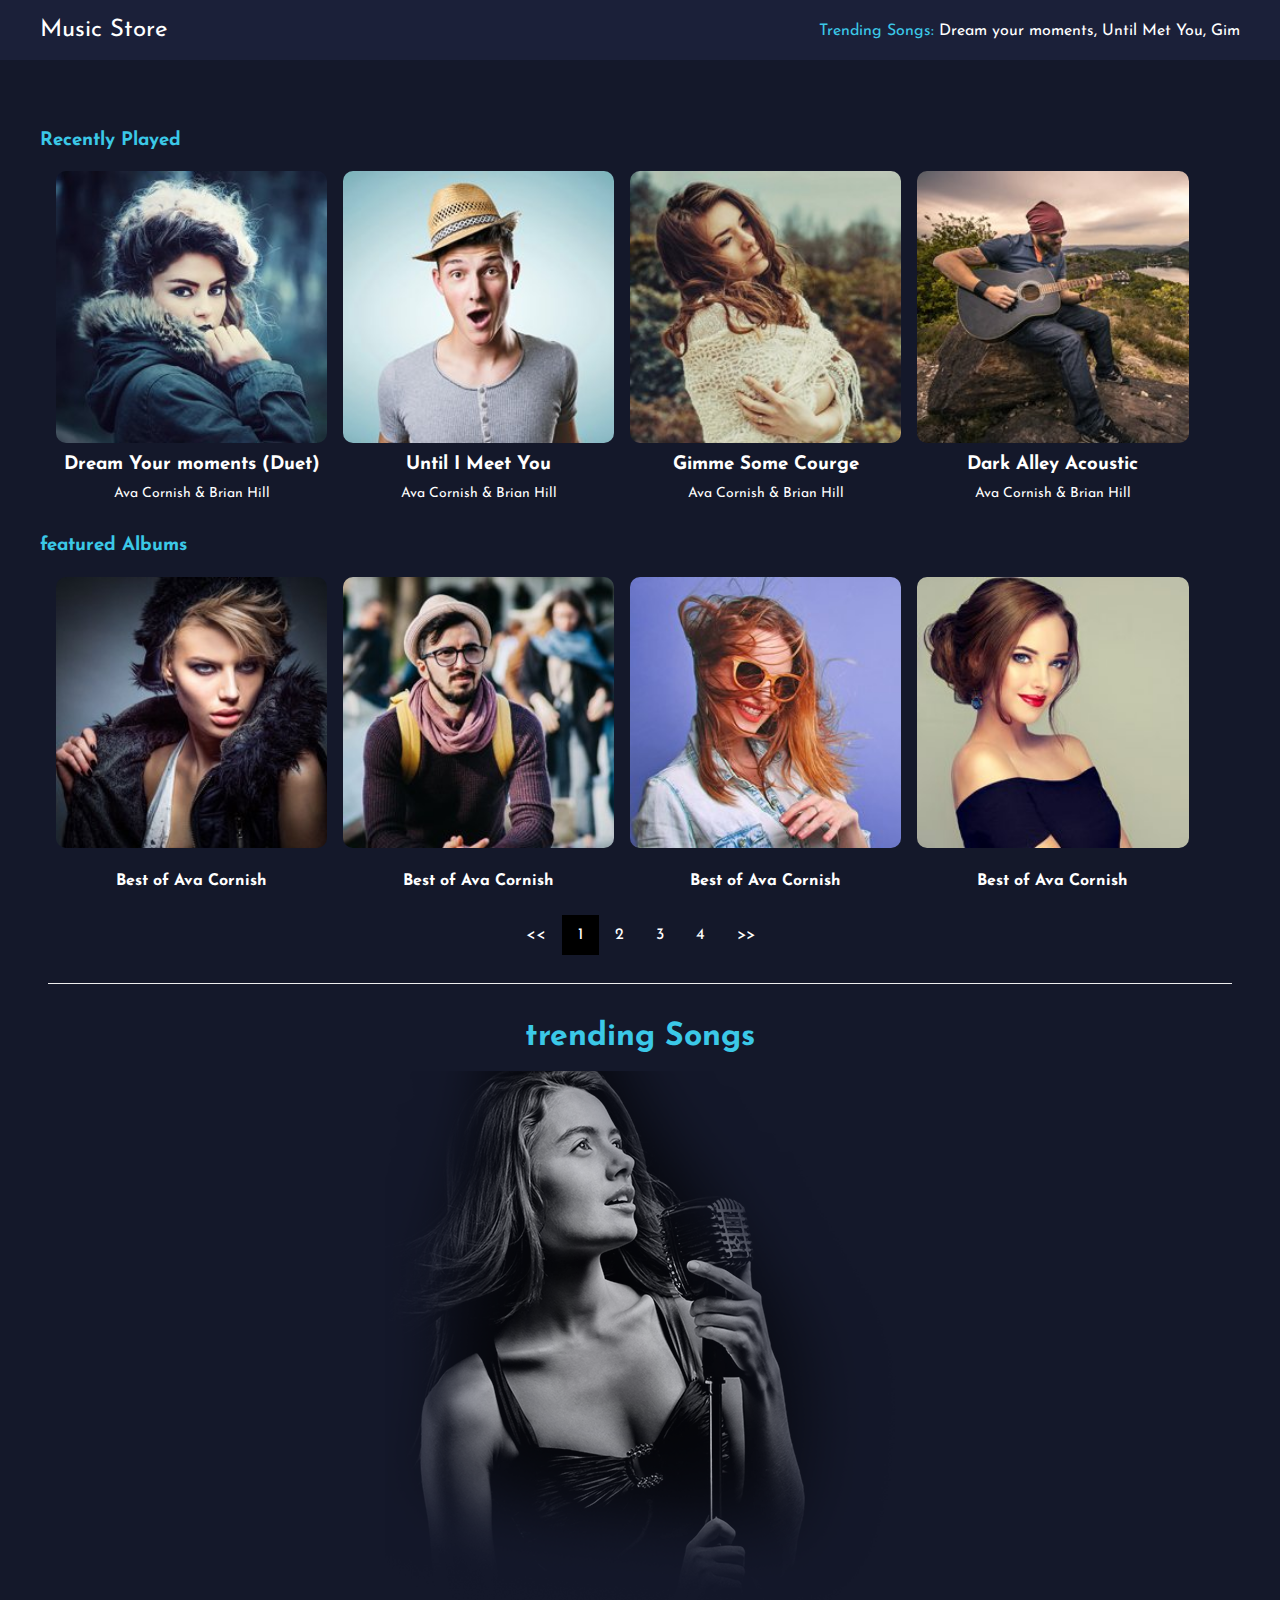
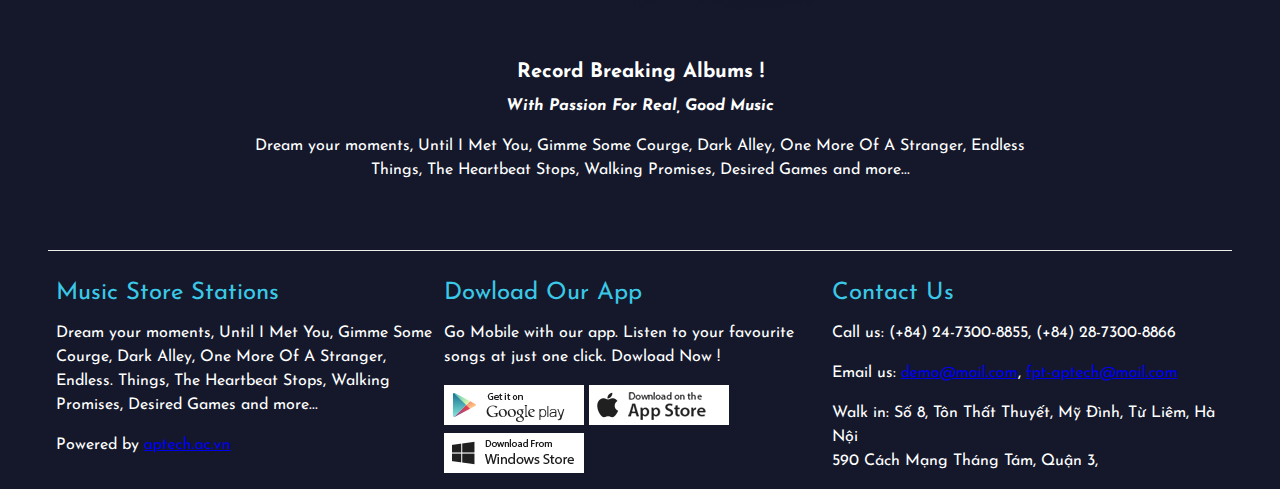
<file: index.html>
<!DOCTYPE html>
<html lang="en">
<head>
    <meta charset="UTF-8">
    <title>Music Store</title>
  <link rel="stylesheet" href="https://fonts.googleapis.com/css2?family=Josefin+Sans:ital,wght@0,400;0,500;0,600;0,700;1,400&display=swap" rel="stylesheet">
    <link rel="stylesheet" href="css/style.css">
</head>
<body>
<div class="top">
    <div class="header padding-16">
        <div class="logo">
            Music Store
        </div>
        <div class="ms_top_trend">
            <span class="ms-color">Trending Songs:</span> Dream your moments, Until Met You, Gim
        </div>
    </div>
</div>
<div class="main">
    <div class="ms-heading">
        <h3 class="ms-color">Recently Played</h3>
    </div>
    <div class="row padding-16">
        <div class="item">
            <img src="img/r_music1.jpg" alt="Sandwich">
            <h3>Dream Your moments (Duet)</h3>
            <p>Ava Cornish & Brian Hill</p>
        </div>
        <div class="item">
            <img src="img/r_music2.jpg" alt="Sandwich">
            <h3>Until I Meet You</h3>
            <p>Ava Cornish & Brian Hill</p>
        </div>
        <div class="item">
            <img src="img/r_music3.jpg" alt="Sandwich">
            <h3>Gimme Some Courge</h3>
            <p>Ava Cornish & Brian Hill</p>
        </div>
        <div class="item">
            <img src="img/r_music4.jpg" alt="Sandwich">
            <h3>Dark Alley Acoustic</h3>
            <p>Ava Cornish & Brian Hill</p>
        </div>
    </div>
    <div class="ms-heading">
        <h3 class="ms-color">featured Albums</h3>
    </div>
    <div class="row padding-16">
        <div class="item">
        <img src="img/song1.jpg" alt="Sandwich">
        <h4>Best of Ava Cornish</h4>
    </div>
    <div class="item">
        <img src="img/song2.jpg" alt="Sandwich">
        <h4>Best of Ava Cornish</h4>
    </div>
    <div class="item">
        <img src="img/song3.jpg" alt="Sandwich">
        <h4>Best of Ava Cornish</h4>
    </div>
    <div class="item">
        <img src="img/song5.jpg" alt="Sandwich">
        <h4>Best of Ava Cornish</h4>
    </div>
    <div class="row center padding-32">
        <div class="bar">
            <a href="#" class="bar-item button hover-black"><<</a>
            <a href="#" class="bar-item button black">1</a>
            <a href="#" class="bar-item button hover-black">2</a>
            <a href="#" class="bar-item button hover-black">3</a>
            <a href="#" class="bar-item button hover-black">4</a>
            <a href="#" class="bar-item button hover-black">>></a>
        </div>
    </div>
    <hr>
<!--    About Section-->
    <div class="about row center padding-32">
        <h1 class="ms-color">trending Songs</h1>
        <img src="img/banner.png" alt="Me" class="w3-image">
        <div class="padding-32">
            <h4>Record Breaking Albums !</h4>
            <h6><i>With Passion For Real, Good Music</i></h6>
            <p>Dream your moments, Until I Met You, Gimme Some Courge, Dark Alley, One More Of A Stranger, Endless <br>
            Things, The Heartbeat Stops, Walking Promises, Desired Games and more...</p>
        </div>
    </div>
    <hr>
<!--    Footer Section-->
    <div class="footer row padding-32">
        <div class="third">
            <h3 class="ms-color">Music Store Stations</h3>
            <p>Dream your moments, Until I Met You, Gimme Some Courge, Dark Alley, One More Of A Stranger, Endless.
                Things, The Heartbeat Stops, Walking Promises, Desired Games and more...
            </p>
            <p>
                Powered by <a href="#">aptech.ac.vn</a>
            </p>
        </div>
        <div class="third">
            <h3 class="ms-color">Dowload Our App</h3>
            <p>Go Mobile with our app.
                Listen to your favourite songs at just one click. Dowload Now !
            </p>
            <a href="#"><img src="img/google_play.jpg" alt=""/></a>
            <a href="#"><img src="img/app_store.jpg" alt=""></a>
            <a href="#"><img src="img/windows.jpg" alt=""></a>
        </div>
        <div class="third">
            <h3 class="ms-color">Contact Us</h3>
            <p><span class="con-title">Call us: </span>
            <span>(+84) 24-7300-8855, (+84) 28-7300-8866</span>
            </p>
            <p><span class="con-title">Email us:</span>
            <span><a href="#">demo@mail.com</a>, <a href="#">fpt-aptech@mail.com</a></span>
            </p>
            <p><span class="con-titile">Walk in:</span>
            <span>Số 8, Tôn Thất Thuyết, Mỹ Đình, Từ Liêm, Hà Nội</span><br>
            <span>590 Cách Mạng Tháng Tám, Quận 3, </span>
            </p>
        </div>
    </div>
</div>

</body>
</html>
</file>
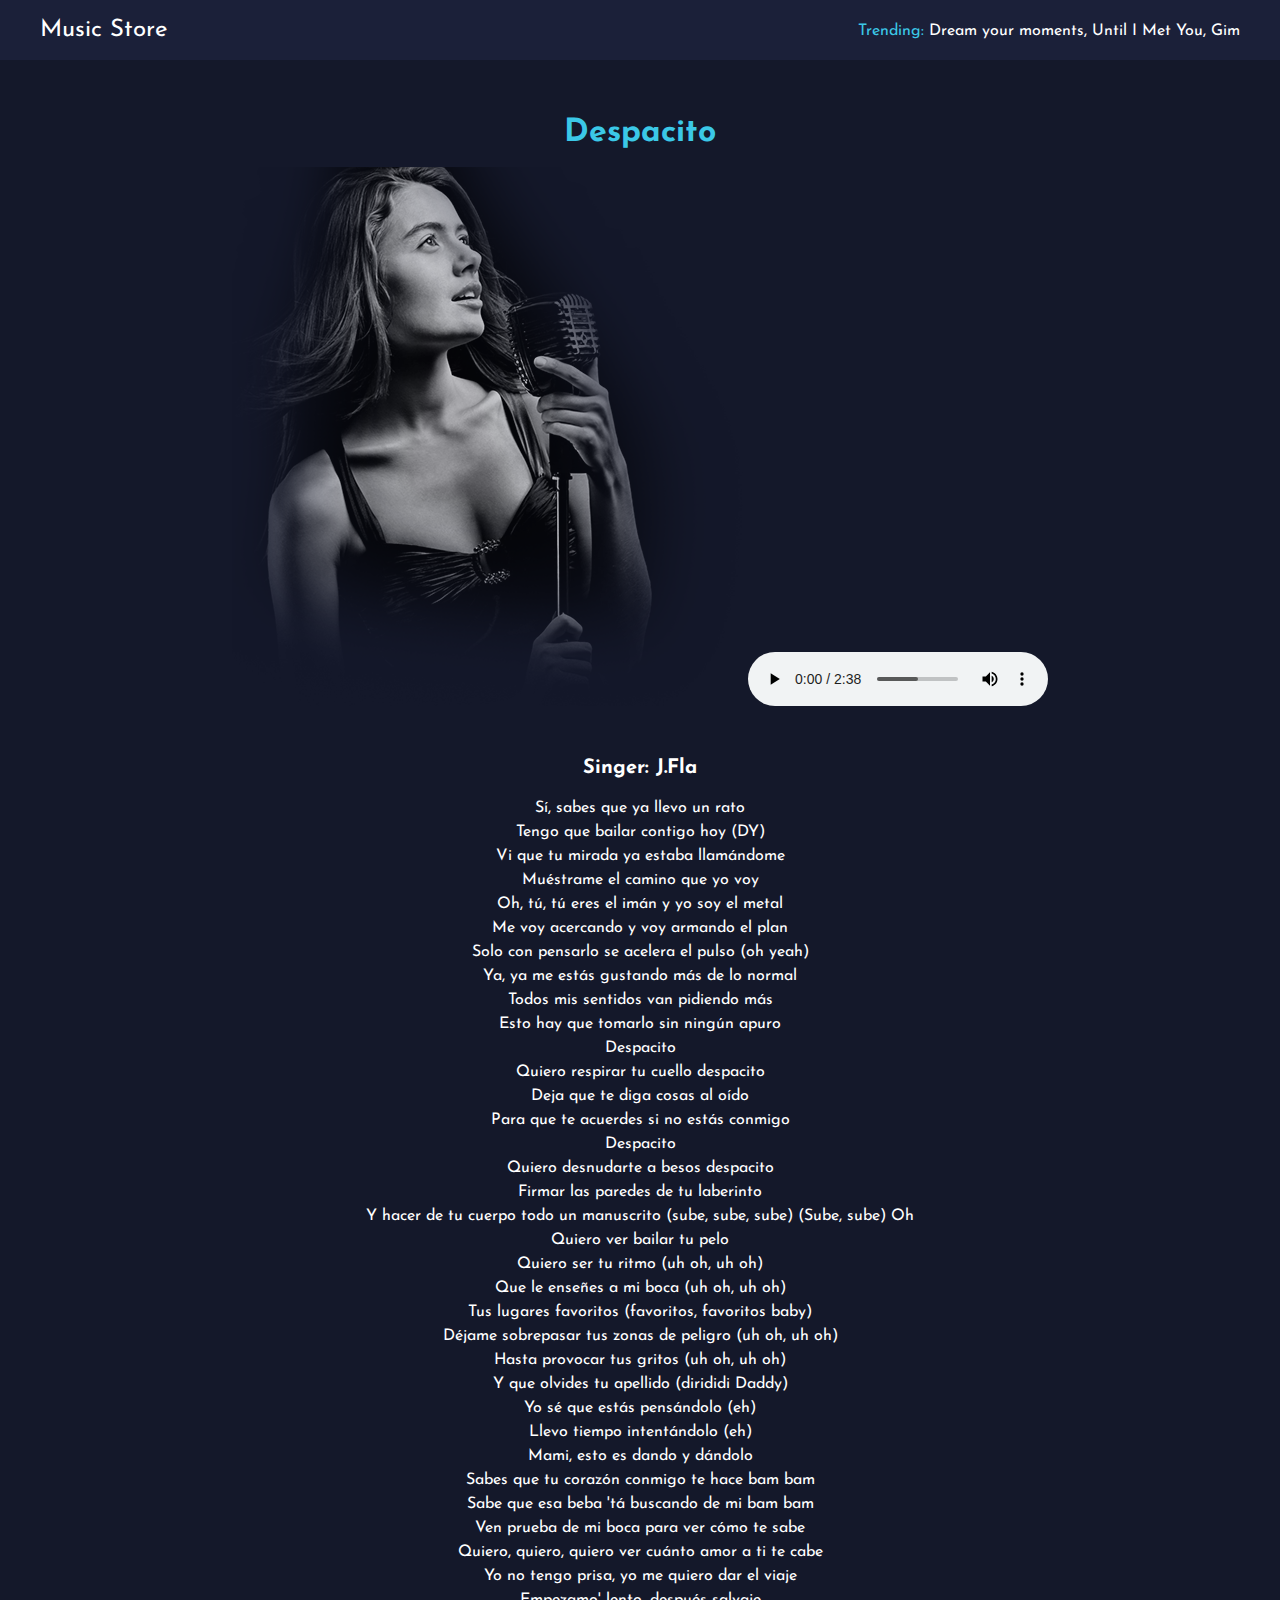
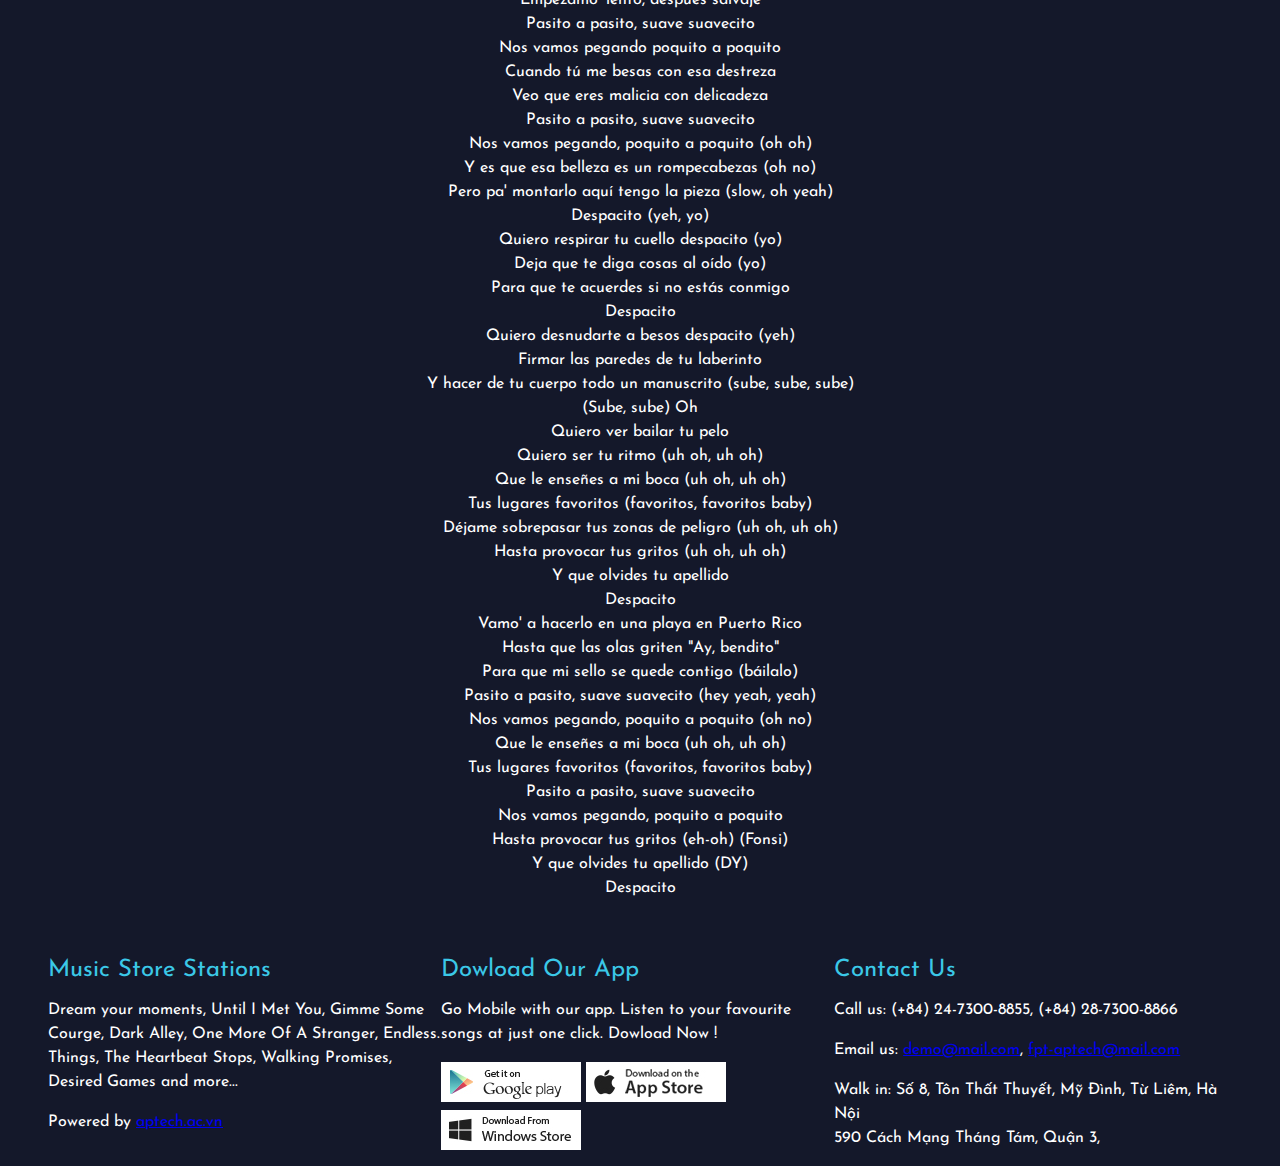
<file: detail.html>
<!DOCTYPE html>
<html lang="en">
<head>
    <meta charset="UTF-8">
    <title>Album</title>
  <link rel="stylesheet" href="https://fonts.googleapis.com/css2?family=Josefin+Sans:ital,wght@0,400;0,500;0,600;0,700;1,400&display=swap">
  <link rel="stylesheet" href="css/style.css">
</head>
<body>
<div class="top">
    <div class="header padding-16">
        <div class="logo">
            Music Store
        </div>
        <div class="ms_top_trend">
            <span class="ms-color">Trending:</span> Dream your moments, Until I Met You, Gim
        </div>
    </div>
</div>
<div class="main">
    <div class="about row center padding-32">
        <h1 class="ms-color">Despacito</h1>
        <img src="img/banner.png" alt="Me" class="w3-image">
        <audio src="audio/Despacito-J-Fla.mp3" controls></audio>
        <div class="padding-32">
            <h4>Singer: J.Fla</h4>
            <p> Sí, sabes que ya llevo un rato <br>
                Tengo que bailar contigo hoy (DY)<br>
                Vi que tu mirada ya estaba llamándome<br>
                Muéstrame el camino que yo voy<br>
                Oh, tú, tú eres el imán y yo soy el metal<br>
                Me voy acercando y voy armando el plan<br>
                Solo con pensarlo se acelera el pulso (oh yeah)<br>
                Ya, ya me estás gustando más de lo normal<br>
                Todos mis sentidos van pidiendo más<br>
                Esto hay que tomarlo sin ningún apuro<br>
                Despacito<br>
                Quiero respirar tu cuello despacito<br>
                Deja que te diga cosas al oído<br>
                Para que te acuerdes si no estás conmigo<br>
                Despacito<br>
                Quiero desnudarte a besos despacito<br>
                Firmar las paredes de tu laberinto<br>
                Y hacer de tu cuerpo todo un manuscrito (sube, sube, sube)
                (Sube, sube) Oh<br>
                Quiero ver bailar tu pelo<br>
                Quiero ser tu ritmo (uh oh, uh oh)<br>
                Que le enseñes a mi boca (uh oh, uh oh)<br>
                Tus lugares favoritos (favoritos, favoritos baby)<br>
                Déjame sobrepasar tus zonas de peligro (uh oh, uh oh)<br>
                Hasta provocar tus gritos (uh oh, uh oh)<br>
                Y que olvides tu apellido (dirididi Daddy)<br>
                Yo sé que estás pensándolo (eh)<br>
                Llevo tiempo intentándolo (eh)<br>
                Mami, esto es dando y dándolo<br>
                Sabes que tu corazón conmigo te hace bam bam<br>
                Sabe que esa beba 'tá buscando de mi bam bam<br>
                Ven prueba de mi boca para ver cómo te sabe<br>
                Quiero, quiero, quiero ver cuánto amor a ti te cabe<br>
                Yo no tengo prisa, yo me quiero dar el viaje<br>
                Empezamo' lento, después salvaje<br>
                Pasito a pasito, suave suavecito<br>
                Nos vamos pegando poquito a poquito<br>
                Cuando tú me besas con esa destreza<br>
                Veo que eres malicia con delicadeza<br>
                Pasito a pasito, suave suavecito<br>
                Nos vamos pegando, poquito a poquito (oh oh)<br>
                Y es que esa belleza es un rompecabezas (oh no)<br>
                Pero pa' montarlo aquí tengo la pieza (slow, oh yeah)<br>
                Despacito (yeh, yo)<br>
                Quiero respirar tu cuello despacito (yo)<br>
                Deja que te diga cosas al oído (yo)<br>
                Para que te acuerdes si no estás conmigo<br>
                Despacito<br>
                Quiero desnudarte a besos despacito (yeh)<br>
                Firmar las paredes de tu laberinto<br>
                Y hacer de tu cuerpo todo un manuscrito (sube, sube, sube)<br>
                (Sube, sube) Oh<br>
                Quiero ver bailar tu pelo<br>
                Quiero ser tu ritmo (uh oh, uh oh)<br>
                Que le enseñes a mi boca (uh oh, uh oh)<br>
                Tus lugares favoritos (favoritos, favoritos baby)<br>
                Déjame sobrepasar tus zonas de peligro (uh oh, uh oh)<br>
                Hasta provocar tus gritos (uh oh, uh oh)<br>
                Y que olvides tu apellido<br>
                Despacito<br>
                Vamo' a hacerlo en una playa en Puerto Rico<br>
                Hasta que las olas griten "Ay, bendito"<br>
                Para que mi sello se quede contigo (báilalo)<br>
                Pasito a pasito, suave suavecito (hey yeah, yeah)<br>
                Nos vamos pegando, poquito a poquito (oh no)<br>
                Que le enseñes a mi boca (uh oh, uh oh)<br>
                Tus lugares favoritos (favoritos, favoritos baby)<br>
                Pasito a pasito, suave suavecito<br>
                Nos vamos pegando, poquito a poquito<br>
                Hasta provocar tus gritos (eh-oh) (Fonsi)<br>
                Y que olvides tu apellido (DY)<br>
                Despacito
            </p>
        </div>
    </div>
    <!--    Footer Section-->
    <div class="footer row padding-32">
        <div class="third">
            <h3 class="ms-color">Music Store Stations</h3>
            <p>Dream your moments, Until I Met You, Gimme Some Courge, Dark Alley, One More Of A Stranger, Endless.
                Things, The Heartbeat Stops, Walking Promises, Desired Games and more...
            </p>
            <p>
                Powered by <a href="#">aptech.ac.vn</a>
            </p>
        </div>
        <div class="third">
            <h3 class="ms-color">Dowload Our App</h3>
            <p>Go Mobile with our app.
                Listen to your favourite songs at just one click. Dowload Now !
            </p>
            <a href="#"><img src="img/google_play.jpg" alt=""/></a>
            <a href="#"><img src="img/app_store.jpg" alt=""></a>
            <a href="#"><img src="img/windows.jpg" alt=""></a>
        </div>
        <div class="third">
            <h3 class="ms-color">Contact Us</h3>
            <p><span class="con-title">Call us: </span>
                <span>(+84) 24-7300-8855, (+84) 28-7300-8866</span>
            </p>
            <p><span class="con-title">Email us:</span>
                <span><a href="#">demo@mail.com</a>, <a href="#">fpt-aptech@mail.com</a></span>
            </p>
            <p><span class="con-titile">Walk in:</span>
                <span>Số 8, Tôn Thất Thuyết, Mỹ Đình, Từ Liêm, Hà Nội</span><br>
                <span>590 Cách Mạng Tháng Tám, Quận 3, </span>
            </p>
        </div>
    </div>
</div>

</body>
</html>
</file>
<file: css/style.css>
* {
    font-family: 'Josefin Sans', sans-serif;
}

html, body {
    font-weight: 400;
    line-height: 24px;
    color: #ffffff;
    background-color: #14182a;
    padding: 0;
    margin: 0;
}

.top {
    top: 0;
    position: fixed;
    width: 100%;
    z-index: 1;
    background-color: #1b2039;
    height: 60px;
}

.header {
    color: #fff;
    background-color: transparent;
    max-width: 1200px;
    margin: auto;
}

.logo{
    float: left;
    font-size: 24px;
    line-height: 28px;
}
.ms_top_trend{
    float: right;
    font-size: 16px;
    line-height: 30px;
}
.ms-color{
    color: #3bc8e7;
}

.padding-16 {
    padding-top: 16px;
    padding-bottom: 16px;
}

.padding-32 {
    padding-top: 32px;
    padding-bottom: 32px;
}

.main {
    max-width: 1200px;
    margin-top: 100px;
    margin-left: auto;
    margin-right: auto;
}

.center {
    text-align: center;
}

.row {
    padding: 0 8px;
}

.row:before {
    content: "";
    display: table;
    clear: both;
}

.ms-heading{
    float: left;
    width: 100%;
    margin-top: 10px;
}

.item {
    float: left;
    width: 22.9%;
    padding: 0 8px;
    text-align: center;
}

.item > img {
    width: 100%;
    vertical-align: middle;
    border-style: none;
    border-radius: 10px;
}

.item > h3{
    margin: 10px 0 5px;
}

.item > p{
    margin: 0;
    font-size: 14px;
}

.center .bar {
    display: inline-block;
    width: auto;
}

.bar {
    overflow: hidden;
}

.bar .button {
    white-space: normal;
}

.bar .bar-item {
    padding: 8px 16px;
    float: left;
    width: auto;
    border: none;
    display: block;
    outline: 0;
}

.button {
    text-align: center;
    cursor: pointer;
    vertical-align: middle;
    text-decoration: none;
    overflow: hidden;
    background-color: inherit;
    color: inherit;
}

.black {
    color: #fff !important;
    background-color: #000 !important;
}

hr {
    border: 0;
    border-top: 1px solid #eee;
    margin: 20px 0;
    box-sizing: content-box;
    height: 0;
    overflow: visible;
}

.about {
    font-weight: 400;
}

.about h3 {
    font-size: 24px;
    margin: 10px 0;
}

.about h4 {
    font-size: 20px;
    margin: 10px 0;
}

.about h6 {
    font-size: 16px;
    margin: 10px 0;
}

..about img {
    display: block;
    margin: auto;
    width: 800px;
    height: 533px;
    object-fit: contain;
}

.footer h3 {
    font-size: 24px;
    font-weight: 400;
    margin: 10px 0;
}

.third {
    float: left;
    width: 33.2%;
}
</file>
